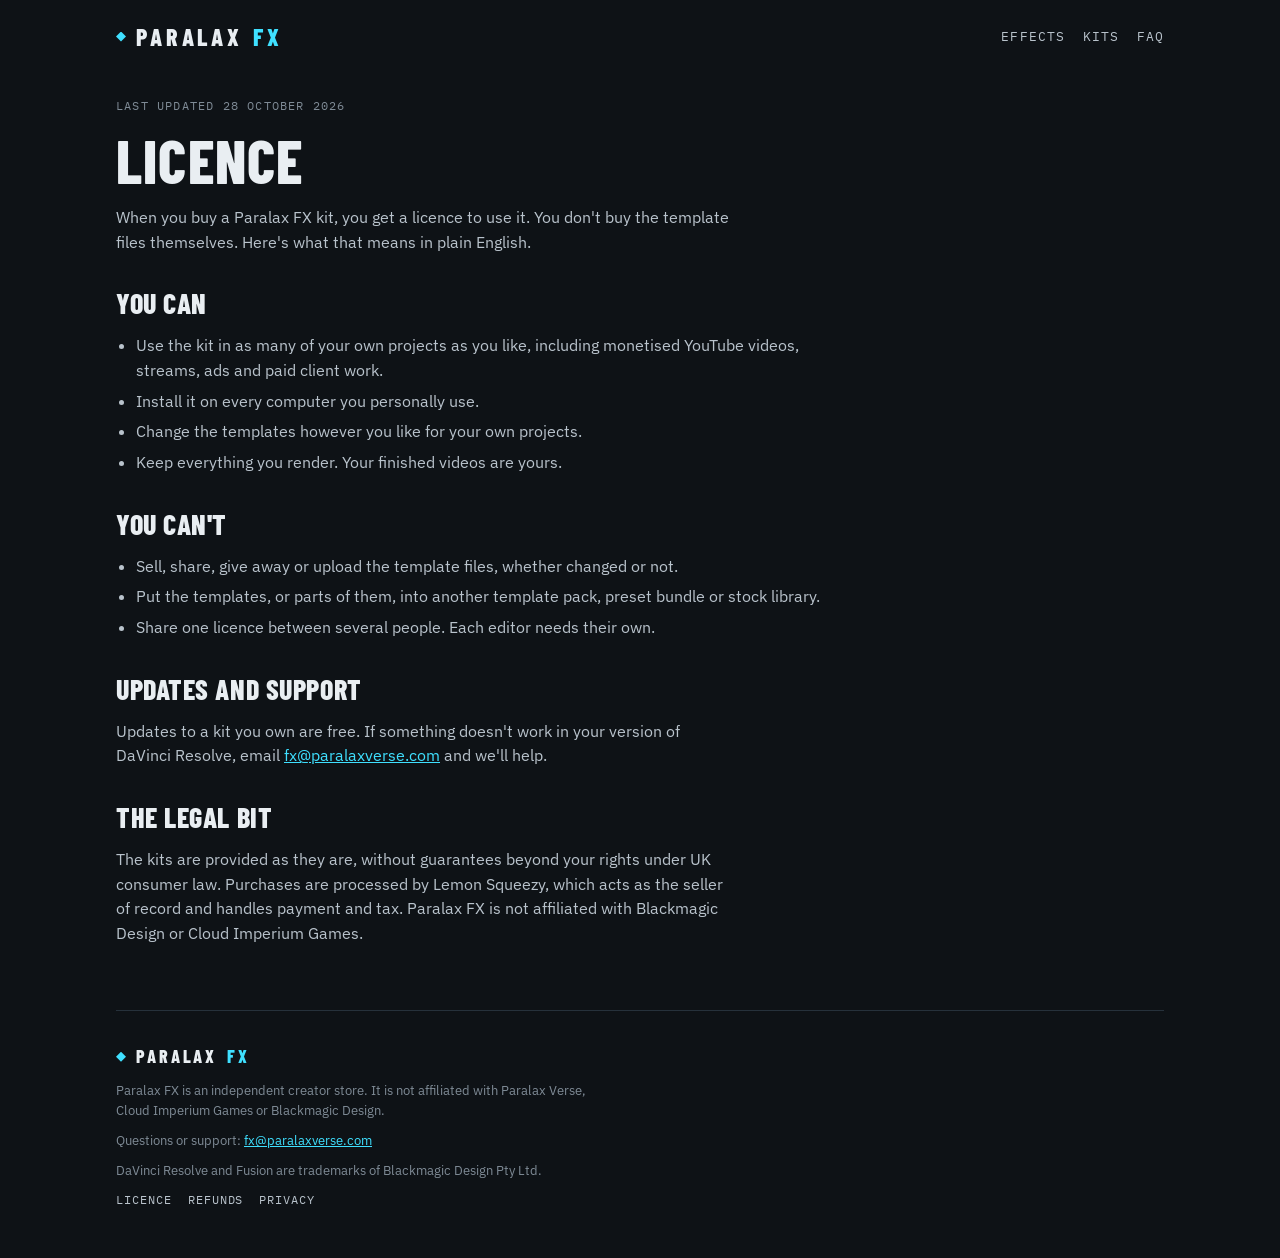
<file: licence.html>
<!doctype html>
<html lang="en-GB">
<head>
<meta charset="utf-8">
<meta name="viewport" content="width=device-width, initial-scale=1, viewport-fit=cover">
<title>Licence — Paralax FX</title>
<meta name="description" content="What you can and can't do with Paralax FX kits.">
<link rel="icon" href="/assets/favicon.svg" type="image/svg+xml">
<meta property="og:title" content="Licence — Paralax FX">
<meta property="og:description" content="What you can and can't do with Paralax FX kits.">
<meta property="og:image" content="https://fx.paralaxverse.com/assets/share.png">
<meta property="og:url" content="https://fx.paralaxverse.com/licence">
<meta name="twitter:card" content="summary_large_image">
<meta name="theme-color" content="#0E1216">
<link rel="preconnect" href="https://fonts.googleapis.com">
<link rel="preconnect" href="https://fonts.gstatic.com" crossorigin>
<link rel="stylesheet" href="https://fonts.googleapis.com/css2?family=Barlow+Condensed:wght@600;700;800&family=IBM+Plex+Mono:wght@400;500&family=IBM+Plex+Sans:wght@400;500;600&display=swap">
<link rel="stylesheet" href="/css/site.css">
</head>
<body>
<div class="wrap">
  <header class="top">
    <a class="brand" href="/"><i></i>PARALAX <span>FX</span></a>
    <nav aria-label="Sections"><a href="/#effects">Effects</a><a href="/#kits">Kits</a><a href="/#faq">FAQ</a></nav>
  </header>

  <main class="doc">
    <div class="updated">Last updated 28 October 2026</div>
    <h1>Licence</h1>
    <p>When you buy a Paralax FX kit, you get a licence to use it. You don't buy the template files themselves. Here's what that means in plain English.</p>
    <h2>You can</h2>
    <ul>
      <li>Use the kit in as many of your own projects as you like, including monetised YouTube videos, streams, ads and paid client work.</li>
      <li>Install it on every computer you personally use.</li>
      <li>Change the templates however you like for your own projects.</li>
      <li>Keep everything you render. Your finished videos are yours.</li>
    </ul>
    <h2>You can't</h2>
    <ul>
      <li>Sell, share, give away or upload the template files, whether changed or not.</li>
      <li>Put the templates, or parts of them, into another template pack, preset bundle or stock library.</li>
      <li>Share one licence between several people. Each editor needs their own.</li>
    </ul>
    <h2>Updates and support</h2>
    <p>Updates to a kit you own are free. If something doesn't work in your version of DaVinci Resolve, email <a href="mailto:fx@paralaxverse.com">fx@paralaxverse.com</a> and we'll help.</p>
    <h2>The legal bit</h2>
    <p>The kits are provided as they are, without guarantees beyond your rights under UK consumer law. Purchases are processed by Lemon Squeezy, which acts as the seller of record and handles payment and tax. Paralax FX is not affiliated with Blackmagic Design or Cloud Imperium Games.</p>
  </main>
  <footer>
    <a class="brand" href="/"><i></i>PARALAX <span>FX</span></a>
    <p>Paralax FX is an independent creator store. It is not affiliated with Paralax Verse, Cloud Imperium Games or Blackmagic Design.</p>
    <p>Questions or support: <a href="mailto:fx@paralaxverse.com">fx@paralaxverse.com</a></p>
    <p>DaVinci Resolve and Fusion are trademarks of Blackmagic Design Pty Ltd.</p>
    <nav aria-label="Policies"><a href="/licence">Licence</a><a href="/refunds">Refunds</a><a href="/privacy">Privacy</a></nav>
  </footer>
</div>

</body>
</html>
</file>
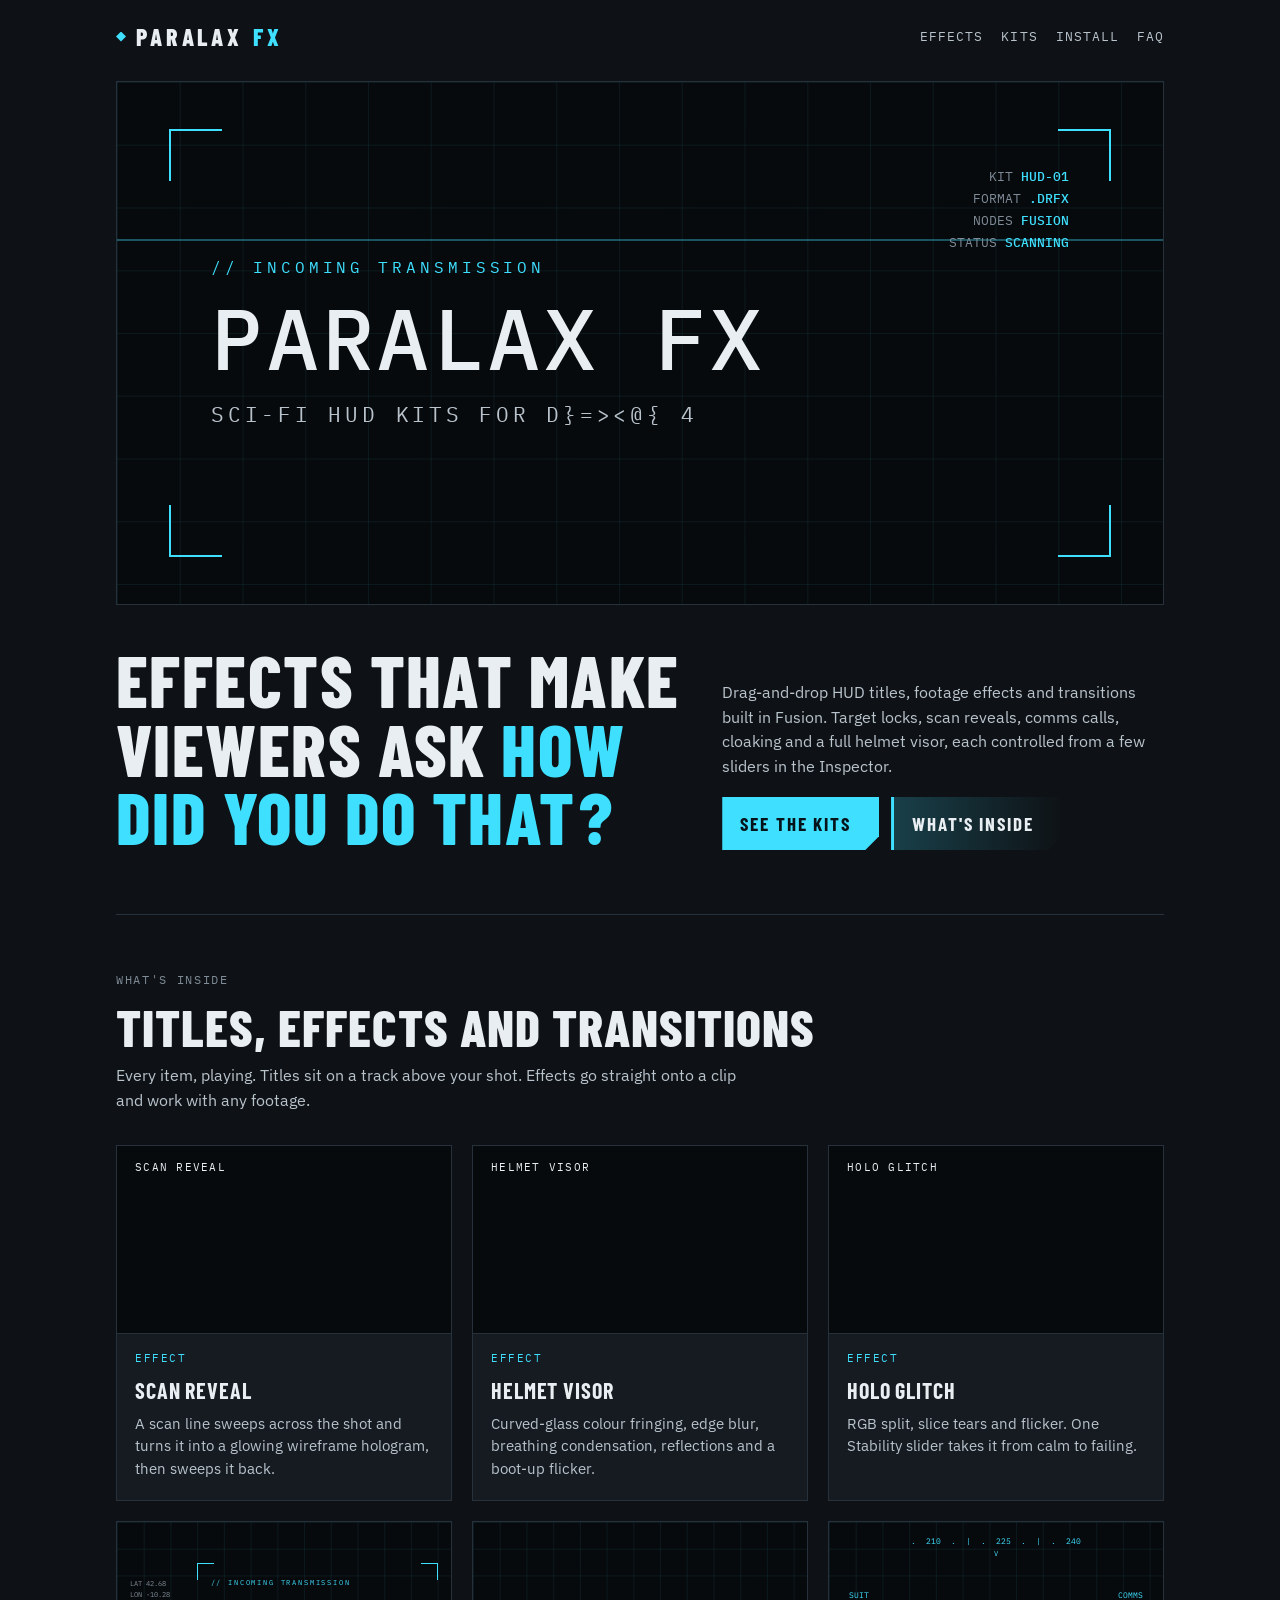
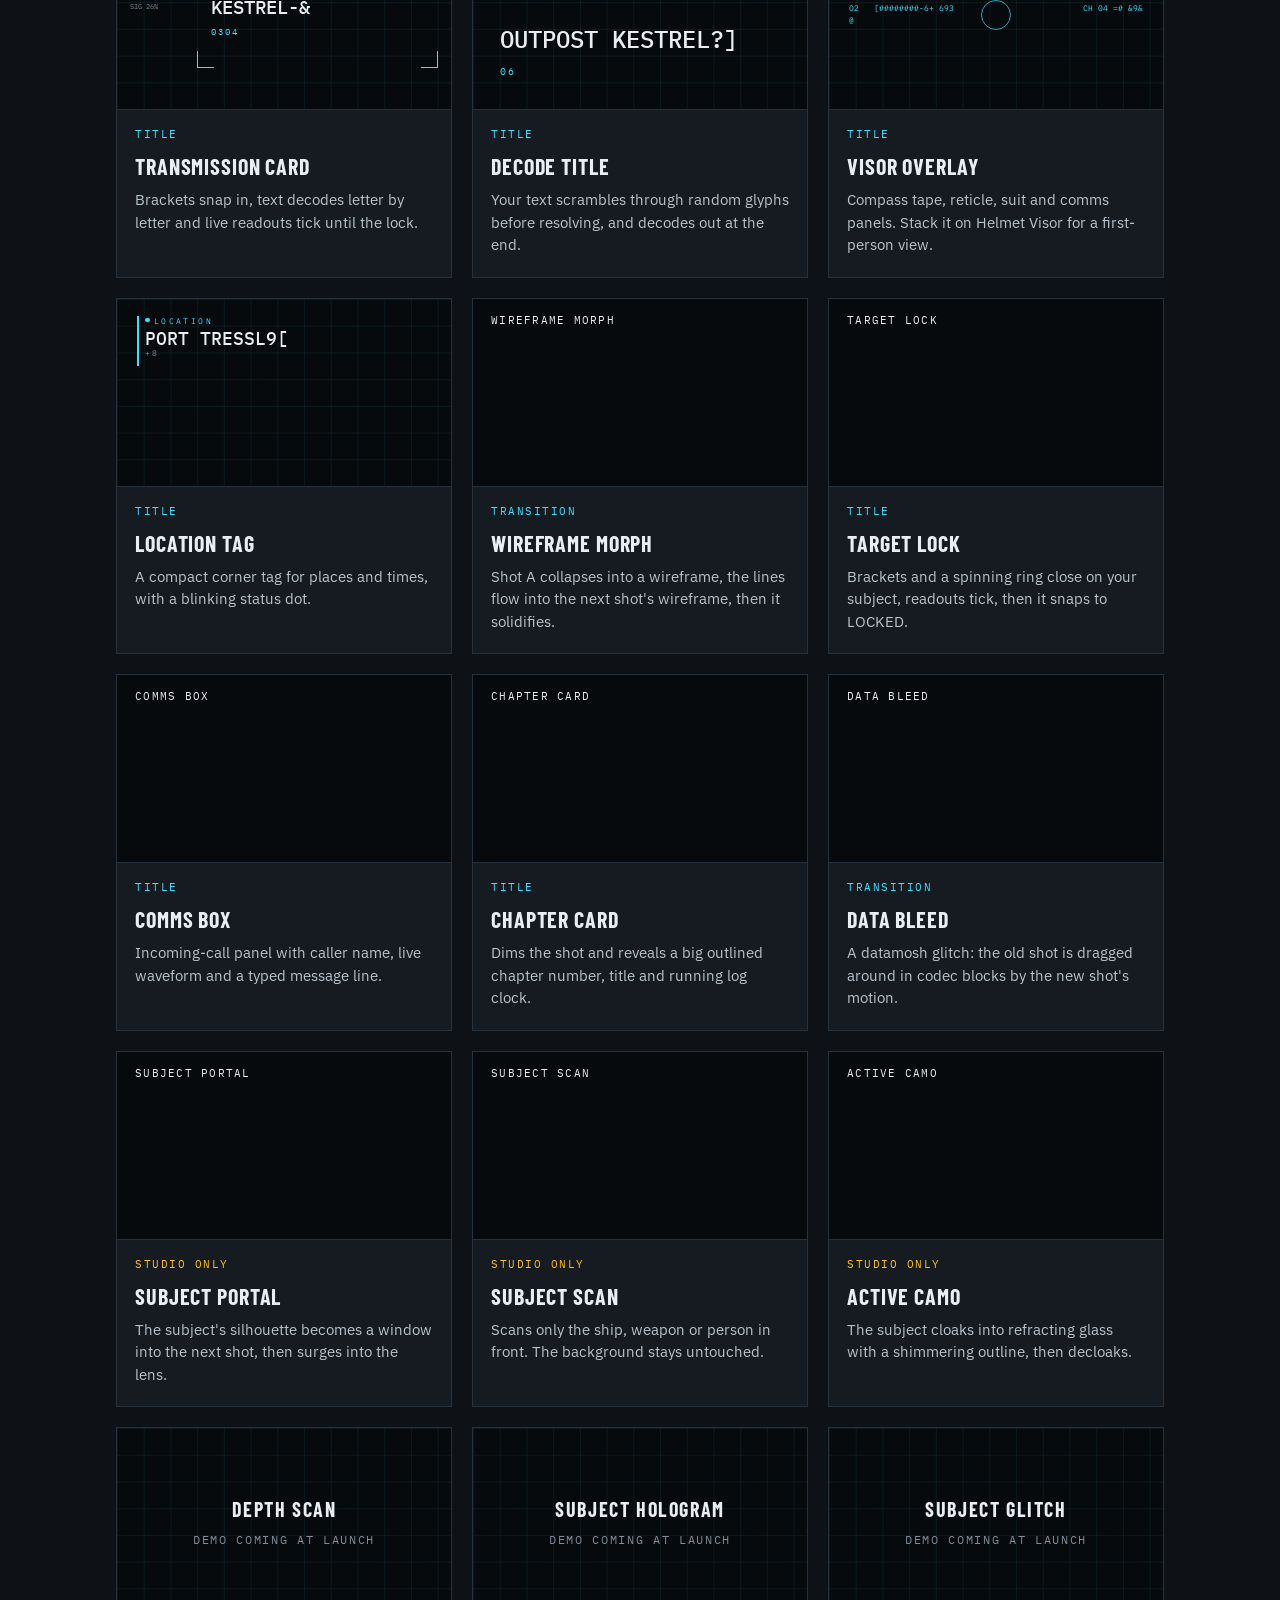
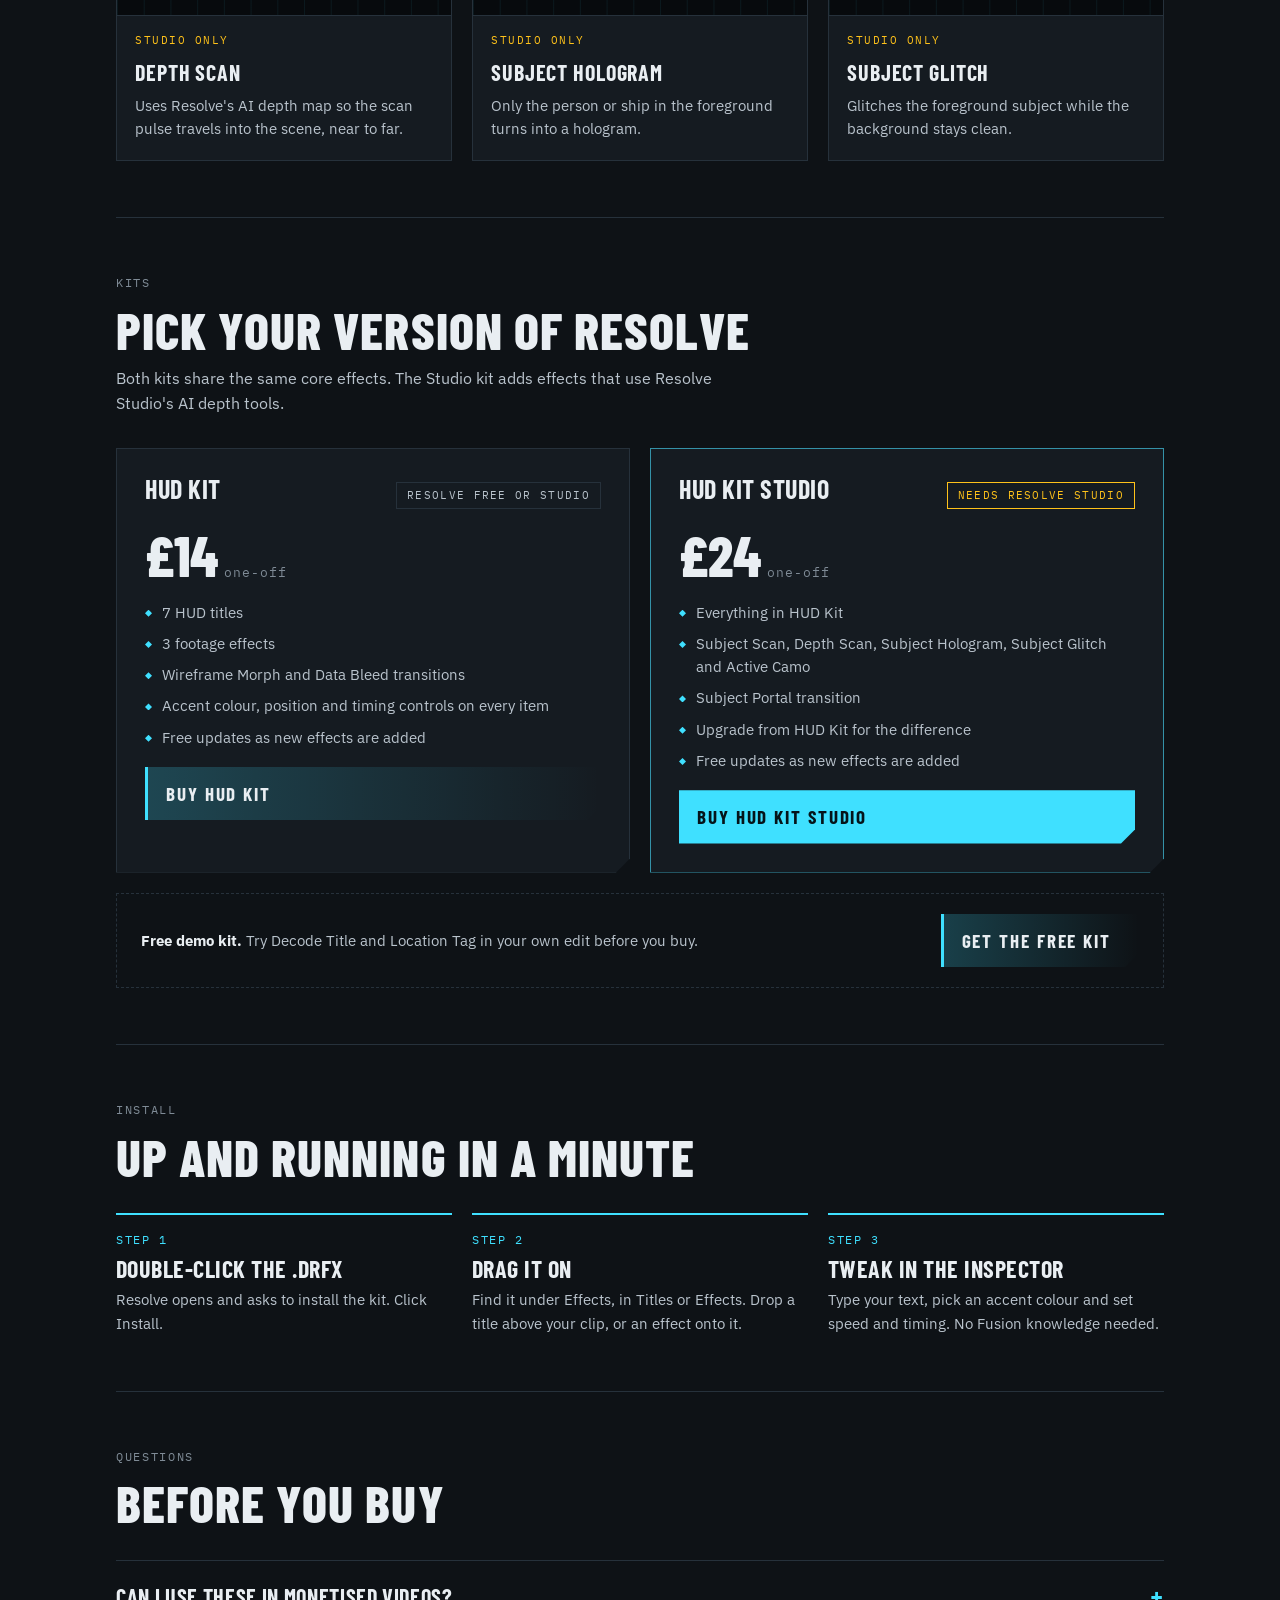
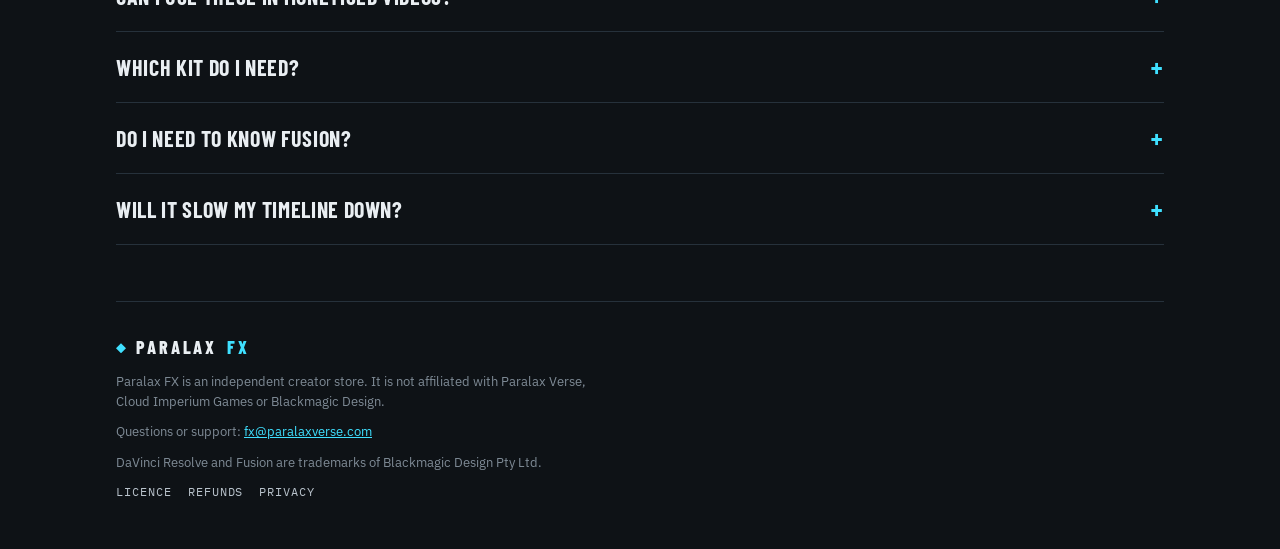
<file: preview-dc52a445.html>
<!doctype html>
<html lang="en-GB">
<head>
<meta charset="utf-8">
<meta name="viewport" content="width=device-width, initial-scale=1, viewport-fit=cover">
<title>Paralax FX — Sci-fi HUD kits for DaVinci Resolve</title>
<meta name="description" content="Sci-fi HUD template kits for DaVinci Resolve: decode titles, scan reveals, holo glitches and helmet visors.">
<link rel="icon" href="/assets/favicon.svg" type="image/svg+xml">
<meta property="og:title" content="Paralax FX">
<meta property="og:description" content="Sci-fi HUD template kits for DaVinci Resolve: decode titles, scan reveals, holo glitches and helmet visors.">
<meta property="og:image" content="https://fx.paralaxverse.com/assets/share.png">
<meta property="og:url" content="https://fx.paralaxverse.com/">
<meta name="twitter:card" content="summary_large_image">
<meta name="theme-color" content="#0E1216">
<meta name="robots" content="noindex, nofollow">
<link rel="preconnect" href="https://fonts.googleapis.com">
<link rel="preconnect" href="https://fonts.gstatic.com" crossorigin>
<link rel="stylesheet" href="https://fonts.googleapis.com/css2?family=Barlow+Condensed:wght@600;700;800&family=IBM+Plex+Mono:wght@400;500&family=IBM+Plex+Sans:wght@400;500;600&display=swap">
<link rel="stylesheet" href="/css/site.css">
</head>
<body>
<div class="wrap">
  <header class="top">
    <a class="brand" href="/"><i></i>PARALAX <span>FX</span></a>
    <nav aria-label="Sections"><a href="#effects">Effects</a><a href="#kits">Kits</a><a href="#install">Install</a><a href="#faq">FAQ</a></nav>
  </header>

  <div class="screen" id="top" role="img" aria-label="Animated HUD title reading Paralax FX">
    <div class="grid"></div>
    <div class="brk tl"></div><div class="brk tr"></div><div class="brk bl"></div><div class="brk br"></div>
    <div class="scan"></div>
    <div class="readout" aria-hidden="true">KIT <b>HUD-01</b><br>FORMAT <b>.DRFX</b><br>NODES <b id="nodes">FUSION</b><br>STATUS <b id="status">LOCKED</b></div>
    <div class="hero-copy">
      <div class="tag" data-decode>// INCOMING TRANSMISSION</div>
      <div class="hero-title" data-decode>PARALAX FX</div>
      <div class="hero-sub" data-decode>Sci-fi HUD kits for DaVinci Resolve</div>
    </div>
  </div>

  <div class="intro">
    <h1>Effects that make viewers ask <span>how did you do that?</span></h1>
    <div class="lede">
      <p>Drag-and-drop HUD titles, footage effects and transitions built in Fusion. Target locks, scan reveals, comms calls, cloaking and a full helmet visor, each controlled from a few sliders in the Inspector.</p>
      <div class="actions">
        <a class="btn btn-primary" href="#kits">See the kits</a>
        <a class="btn btn-ghost" href="#effects">What's inside</a>
      </div>
    </div>
  </div>

  <section id="effects">
    <div class="sec-head">
      <div class="eyebrow">What's inside</div>
      <h2>Titles, effects and transitions</h2>
      <p>Every item, playing. Titles sit on a track above your shot. Effects go straight onto a clip and work with any footage.</p>
    </div>
    <div class="fx">
      <article class="card"><div class="media"><span class="chip">Scan Reveal</span><video data-src="media/scan-reveal.mp4" muted loop playsinline preload="none" aria-label="Scan Reveal demo"></video></div><div class="body"><span class="kind">Effect</span><h4>Scan Reveal</h4><p>A scan line sweeps across the shot and turns it into a glowing wireframe hologram, then sweeps it back.</p></div></article>
      <article class="card"><div class="media"><span class="chip">Helmet Visor</span><video data-src="media/helmet-visor.mp4" muted loop playsinline preload="none" aria-label="Helmet Visor demo"></video></div><div class="body"><span class="kind">Effect</span><h4>Helmet Visor</h4><p>Curved-glass colour fringing, edge blur, breathing condensation, reflections and a boot-up flicker.</p></div></article>
      <article class="card"><div class="media"><span class="chip">Holo Glitch</span><video data-src="media/holo-glitch.mp4" muted loop playsinline preload="none" aria-label="Holo Glitch demo"></video></div><div class="body"><span class="kind">Effect</span><h4>Holo Glitch</h4><p>RGB split, slice tears and flicker. One Stability slider takes it from calm to failing.</p></div></article>
      <article class="card"><div class="media" data-demo><div class="grid"></div>
  <div class="mini-brk" style="left:24%;top:22%;width:5cqw;height:5cqw;border-right:0;border-bottom:0"></div>
  <div class="mini-brk" style="right:4%;top:22%;width:5cqw;height:5cqw;border-left:0;border-bottom:0"></div>
  <div class="mini-brk" style="left:24%;bottom:22%;width:5cqw;height:5cqw;border-right:0;border-top:0"></div>
  <div class="mini-brk" style="right:4%;bottom:22%;width:5cqw;height:5cqw;border-left:0;border-top:0"></div>
  <div class="live c-acc" style="left:28%;top:30%;font-size:2.2cqw;letter-spacing:.25em" data-d="2,1">// INCOMING TRANSMISSION</div>
  <div class="live c-text" style="left:28%;top:40%;font-size:5.6cqw;font-weight:500" data-d="14,2">KESTREL-7</div>
  <div class="live c-acc" style="left:28%;top:56%;font-size:2.6cqw;letter-spacing:.25em" data-d="34,1">SECTOR 4 // DAY 12</div>
  <div class="live c-mut" style="left:4%;top:30%;font-size:2cqw;line-height:1.7" data-readout></div></div><div class="body"><span class="kind">Title</span><h4>Transmission Card</h4><p>Brackets snap in, text decodes letter by letter and live readouts tick until the lock.</p></div></article>
      <article class="card"><div class="media" data-demo><div class="grid"></div>
  <div class="live c-text" style="left:8%;bottom:30%;font-size:7.2cqw;font-weight:500" data-d="0,2">OUTPOST KESTREL-7</div>
  <div class="live" style="left:8%;bottom:26.5%;height:.5cqw;width:0;background:var(--accent)" data-bar="40"></div>
  <div class="live c-acc" style="left:8%;bottom:17%;font-size:3cqw;letter-spacing:.25em" data-d="36,1">SECTOR 4 // DAY 12</div></div><div class="body"><span class="kind">Title</span><h4>Decode Title</h4><p>Your text scrambles through random glyphs before resolving, and decodes out at the end.</p></div></article>
      <article class="card"><div class="media" data-demo><div class="grid"></div>
  <div class="live c-acc" style="left:50%;top:8%;transform:translateX(-50%);font-size:2.4cqw" data-compass></div>
  <div class="live c-acc" style="left:50%;top:15%;transform:translateX(-50%);font-size:2cqw">V</div>
  <div class="live" style="left:50%;top:50%;width:9cqw;height:9cqw;transform:translate(-50%,-50%);border:1.5px solid var(--accent);border-radius:50%;opacity:.7"></div>
  <div class="live c-acc" style="left:6%;top:36%;font-size:2.3cqw;line-height:1.6" data-d="10,1">SUIT\nO2   [########--] 81%\nTEMP [#####-----] 55%\nPWR  [#########-] 91%</div>
  <div class="live c-acc" style="right:6%;top:36%;font-size:2.3cqw;line-height:1.6;text-align:right" data-d="20,1">COMMS\nCH 02 // CREW\nSIGNAL STRONG</div>
  <div class="live c-acc" style="left:50%;bottom:9%;transform:translateX(-50%);font-size:2.2cqw;letter-spacing:.2em" data-d="40,1">SUIT SYSTEMS NOMINAL</div></div><div class="body"><span class="kind">Title</span><h4>Visor Overlay</h4><p>Compass tape, reticle, suit and comms panels. Stack it on Helmet Visor for a first-person view.</p></div></article>
      <article class="card"><div class="media" data-demo><div class="grid"></div>
  <div class="live" style="left:6%;top:9%;width:.5cqw;height:15cqw;background:var(--accent)"></div>
  <div class="live" style="left:8.5%;top:10%;width:1.4cqw;height:1.4cqw;background:var(--accent);border-radius:50%" data-blink></div>
  <div class="live c-acc" style="left:11%;top:9.4%;font-size:2.4cqw;letter-spacing:.3em" data-d="2,1">LOCATION</div>
  <div class="live c-text" style="left:8.5%;top:16%;font-size:5.4cqw;font-weight:500" data-d="12,2">PORT TRESSLER</div>
  <div class="live c-mut" style="left:8.5%;top:27%;font-size:2.4cqw;letter-spacing:.2em" data-d="40,1">ORBIT // 14:32 SET</div></div><div class="body"><span class="kind">Title</span><h4>Location Tag</h4><p>A compact corner tag for places and times, with a blinking status dot.</p></div></article>
      <article class="card"><div class="media"><span class="chip">Wireframe Morph</span><video data-src="media/wireframe-morph.mp4" muted loop playsinline preload="none" aria-label="Wireframe Morph demo"></video></div><div class="body"><span class="kind">Transition</span><h4>Wireframe Morph</h4><p>Shot A collapses into a wireframe, the lines flow into the next shot's wireframe, then it solidifies.</p></div></article>
      <article class="card"><div class="media"><span class="chip">Target Lock</span><video data-src="media/target-lock.mp4" muted loop playsinline preload="none" aria-label="Target Lock demo"></video></div><div class="body"><span class="kind">Title</span><h4>Target Lock</h4><p>Brackets and a spinning ring close on your subject, readouts tick, then it snaps to LOCKED.</p></div></article>
      <article class="card"><div class="media"><span class="chip">Comms Box</span><video data-src="media/comms-box.mp4" muted loop playsinline preload="none" aria-label="Comms Box demo"></video></div><div class="body"><span class="kind">Title</span><h4>Comms Box</h4><p>Incoming-call panel with caller name, live waveform and a typed message line.</p></div></article>
      <article class="card"><div class="media"><span class="chip">Chapter Card</span><video data-src="media/chapter-card.mp4" muted loop playsinline preload="none" aria-label="Chapter Card demo"></video></div><div class="body"><span class="kind">Title</span><h4>Chapter Card</h4><p>Dims the shot and reveals a big outlined chapter number, title and running log clock.</p></div></article>
      <article class="card"><div class="media"><span class="chip">Data Bleed</span><video data-src="media/data-bleed.mp4" muted loop playsinline preload="none" aria-label="Data Bleed demo"></video></div><div class="body"><span class="kind">Transition</span><h4>Data Bleed</h4><p>A datamosh glitch: the old shot is dragged around in codec blocks by the new shot's motion.</p></div></article>
      <article class="card"><div class="media"><span class="chip">Subject Portal</span><video data-src="media/subject-portal.mp4" muted loop playsinline preload="none" aria-label="Subject Portal demo"></video></div><div class="body"><span class="kind studio">Studio only</span><h4>Subject Portal</h4><p>The subject's silhouette becomes a window into the next shot, then surges into the lens.</p></div></article>
      <article class="card"><div class="media"><span class="chip">Subject Scan</span><video data-src="media/subject-scan.mp4" muted loop playsinline preload="none" aria-label="Subject Scan demo"></video></div><div class="body"><span class="kind studio">Studio only</span><h4>Subject Scan</h4><p>Scans only the ship, weapon or person in front. The background stays untouched.</p></div></article>
      <article class="card"><div class="media"><span class="chip">Active Camo</span><video data-src="media/active-camo.mp4" muted loop playsinline preload="none" aria-label="Active Camo demo"></video></div><div class="body"><span class="kind studio">Studio only</span><h4>Active Camo</h4><p>The subject cloaks into refracting glass with a shimmering outline, then decloaks.</p></div></article>
      <article class="card"><div class="media"><div class="grid"></div><div class="soon"><b>Depth Scan</b>Demo coming at launch</div></div><div class="body"><span class="kind studio">Studio only</span><h4>Depth Scan</h4><p>Uses Resolve's AI depth map so the scan pulse travels into the scene, near to far.</p></div></article>
      <article class="card"><div class="media"><div class="grid"></div><div class="soon"><b>Subject Hologram</b>Demo coming at launch</div></div><div class="body"><span class="kind studio">Studio only</span><h4>Subject Hologram</h4><p>Only the person or ship in the foreground turns into a hologram.</p></div></article>
      <article class="card"><div class="media"><div class="grid"></div><div class="soon"><b>Subject Glitch</b>Demo coming at launch</div></div><div class="body"><span class="kind studio">Studio only</span><h4>Subject Glitch</h4><p>Glitches the foreground subject while the background stays clean.</p></div></article>
    </div>
  </section>

  <section id="kits">
    <div class="sec-head">
      <div class="eyebrow">Kits</div>
      <h2>Pick your version of Resolve</h2>
      <p>Both kits share the same core effects. The Studio kit adds effects that use Resolve Studio's AI depth tools.</p>
    </div>
    <div class="kits">
      <article class="kit">
        <div class="kit-top"><h3>HUD Kit</h3><span class="pill">Resolve free or Studio</span></div>
        <div class="price">£14<small>one-off</small></div>
        <ul>
          <li>7 HUD titles</li>
          <li>3 footage effects</li>
          <li>Wireframe Morph and Data Bleed transitions</li>
          <li>Accent colour, position and timing controls on every item</li>
          <li>Free updates as new effects are added</li>
        </ul>
        <a class="btn btn-ghost" href="#notify" data-buy="kit" data-label="Buy HUD Kit">Launching soon</a>
      </article>
      <article class="kit pro">
        <div class="kit-top"><h3>HUD Kit Studio</h3><span class="pill req">Needs Resolve Studio</span></div>
        <div class="price">£24<small>one-off</small></div>
        <ul>
          <li>Everything in HUD Kit</li>
          <li>Subject Scan, Depth Scan, Subject Hologram, Subject Glitch and Active Camo</li>
          <li>Subject Portal transition</li>
          <li>Upgrade from HUD Kit for the difference</li>
          <li>Free updates as new effects are added</li>
        </ul>
        <a class="btn btn-primary" href="#notify" data-buy="studio" data-label="Buy HUD Kit Studio">Launching soon</a>
      </article>
    </div>
    <div class="demo" id="notify">
      <p><strong style="color:var(--text)">Free demo kit.</strong> Try Decode Title and Location Tag in your own edit before you buy.</p>
      <a class="btn btn-ghost" href="#notify" data-buy="demo" data-label="Get the free kit">Coming at launch</a>
    </div>
  </section>

  <section id="install">
    <div class="sec-head">
      <div class="eyebrow">Install</div>
      <h2>Up and running in a minute</h2>
    </div>
    <div class="steps">
      <div class="step"><h3>Double-click the .drfx</h3><p>Resolve opens and asks to install the kit. Click Install.</p></div>
      <div class="step"><h3>Drag it on</h3><p>Find it under Effects, in Titles or Effects. Drop a title above your clip, or an effect onto it.</p></div>
      <div class="step"><h3>Tweak in the Inspector</h3><p>Type your text, pick an accent colour and set speed and timing. No Fusion knowledge needed.</p></div>
    </div>
  </section>

  <section id="faq">
    <div class="sec-head"><div class="eyebrow">Questions</div><h2>Before you buy</h2></div>
    <div class="faq">
      <details><summary>Can I use these in monetised videos?</summary><p>Yes. Use them in as many of your own videos as you like, including monetised and client work. You just can't resell or share the template files themselves.</p></details>
      <details><summary>Which kit do I need?</summary><p>If you use the free version of DaVinci Resolve, get HUD Kit. If you own Resolve Studio, HUD Kit Studio adds the AI depth effects on top.</p></details>
      <details><summary>Do I need to know Fusion?</summary><p>No. Titles and effects are drag and drop with controls in the Inspector. The two 3D scenes are pasted onto the Fusion page, and the included guide shows you where to plug your clips in.</p></details>
      <details><summary>Will it slow my timeline down?</summary><p>The footage effects are heavier than plain titles. If playback stutters, use Render Cache or Render in Place while you edit.</p></details>
    </div>
  </section>

  <footer>
    <a class="brand" href="/"><i></i>PARALAX <span>FX</span></a>
    <p>Paralax FX is an independent creator store. It is not affiliated with Paralax Verse, Cloud Imperium Games or Blackmagic Design.</p>
    <p>Questions or support: <a href="mailto:fx@paralaxverse.com">fx@paralaxverse.com</a></p>
    <p>DaVinci Resolve and Fusion are trademarks of Blackmagic Design Pty Ltd.</p>
    <nav aria-label="Policies"><a href="/licence">Licence</a><a href="/refunds">Refunds</a><a href="/privacy">Privacy</a></nav>
  </footer>
</div>

<script src="/js/site.js"></script>
</body>
</html>
</file>
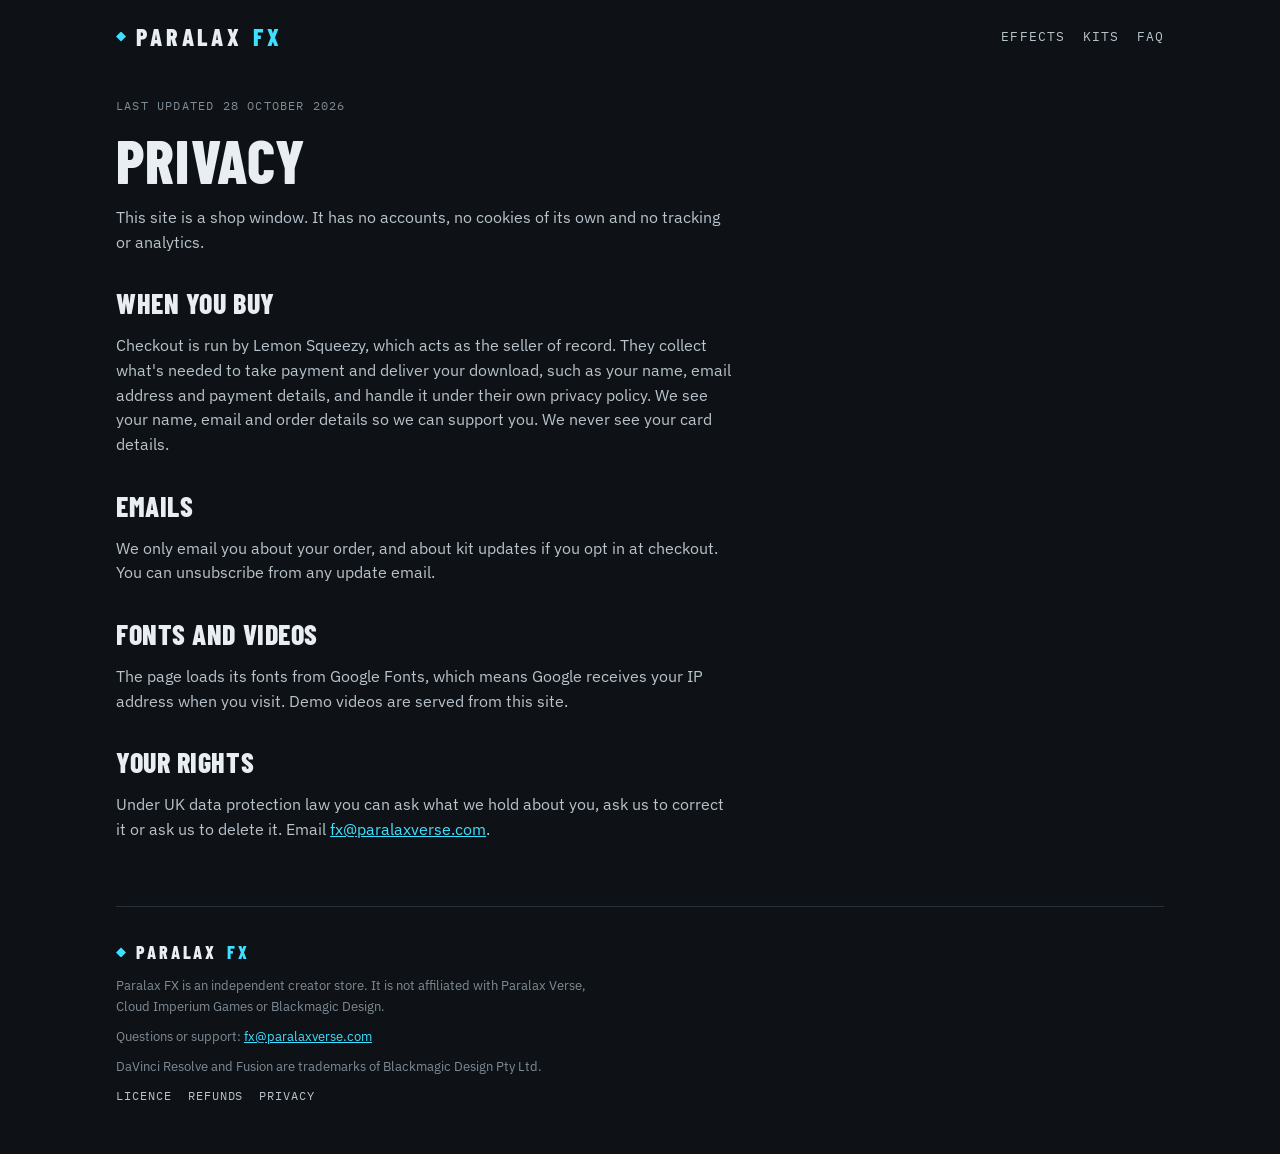
<file: privacy.html>
<!doctype html>
<html lang="en-GB">
<head>
<meta charset="utf-8">
<meta name="viewport" content="width=device-width, initial-scale=1, viewport-fit=cover">
<title>Privacy — Paralax FX</title>
<meta name="description" content="How Paralax FX handles your information.">
<link rel="icon" href="/assets/favicon.svg" type="image/svg+xml">
<meta property="og:title" content="Privacy — Paralax FX">
<meta property="og:description" content="How Paralax FX handles your information.">
<meta property="og:image" content="https://fx.paralaxverse.com/assets/share.png">
<meta property="og:url" content="https://fx.paralaxverse.com/privacy">
<meta name="twitter:card" content="summary_large_image">
<meta name="theme-color" content="#0E1216">
<link rel="preconnect" href="https://fonts.googleapis.com">
<link rel="preconnect" href="https://fonts.gstatic.com" crossorigin>
<link rel="stylesheet" href="https://fonts.googleapis.com/css2?family=Barlow+Condensed:wght@600;700;800&family=IBM+Plex+Mono:wght@400;500&family=IBM+Plex+Sans:wght@400;500;600&display=swap">
<link rel="stylesheet" href="/css/site.css">
</head>
<body>
<div class="wrap">
  <header class="top">
    <a class="brand" href="/"><i></i>PARALAX <span>FX</span></a>
    <nav aria-label="Sections"><a href="/#effects">Effects</a><a href="/#kits">Kits</a><a href="/#faq">FAQ</a></nav>
  </header>

  <main class="doc">
    <div class="updated">Last updated 28 October 2026</div>
    <h1>Privacy</h1>
    <p>This site is a shop window. It has no accounts, no cookies of its own and no tracking or analytics.</p>
    <h2>When you buy</h2>
    <p>Checkout is run by Lemon Squeezy, which acts as the seller of record. They collect what's needed to take payment and deliver your download, such as your name, email address and payment details, and handle it under their own privacy policy. We see your name, email and order details so we can support you. We never see your card details.</p>
    <h2>Emails</h2>
    <p>We only email you about your order, and about kit updates if you opt in at checkout. You can unsubscribe from any update email.</p>
    <h2>Fonts and videos</h2>
    <p>The page loads its fonts from Google Fonts, which means Google receives your IP address when you visit. Demo videos are served from this site.</p>
    <h2>Your rights</h2>
    <p>Under UK data protection law you can ask what we hold about you, ask us to correct it or ask us to delete it. Email <a href="mailto:fx@paralaxverse.com">fx@paralaxverse.com</a>.</p>
  </main>
  <footer>
    <a class="brand" href="/"><i></i>PARALAX <span>FX</span></a>
    <p>Paralax FX is an independent creator store. It is not affiliated with Paralax Verse, Cloud Imperium Games or Blackmagic Design.</p>
    <p>Questions or support: <a href="mailto:fx@paralaxverse.com">fx@paralaxverse.com</a></p>
    <p>DaVinci Resolve and Fusion are trademarks of Blackmagic Design Pty Ltd.</p>
    <nav aria-label="Policies"><a href="/licence">Licence</a><a href="/refunds">Refunds</a><a href="/privacy">Privacy</a></nav>
  </footer>
</div>

</body>
</html>
</file>
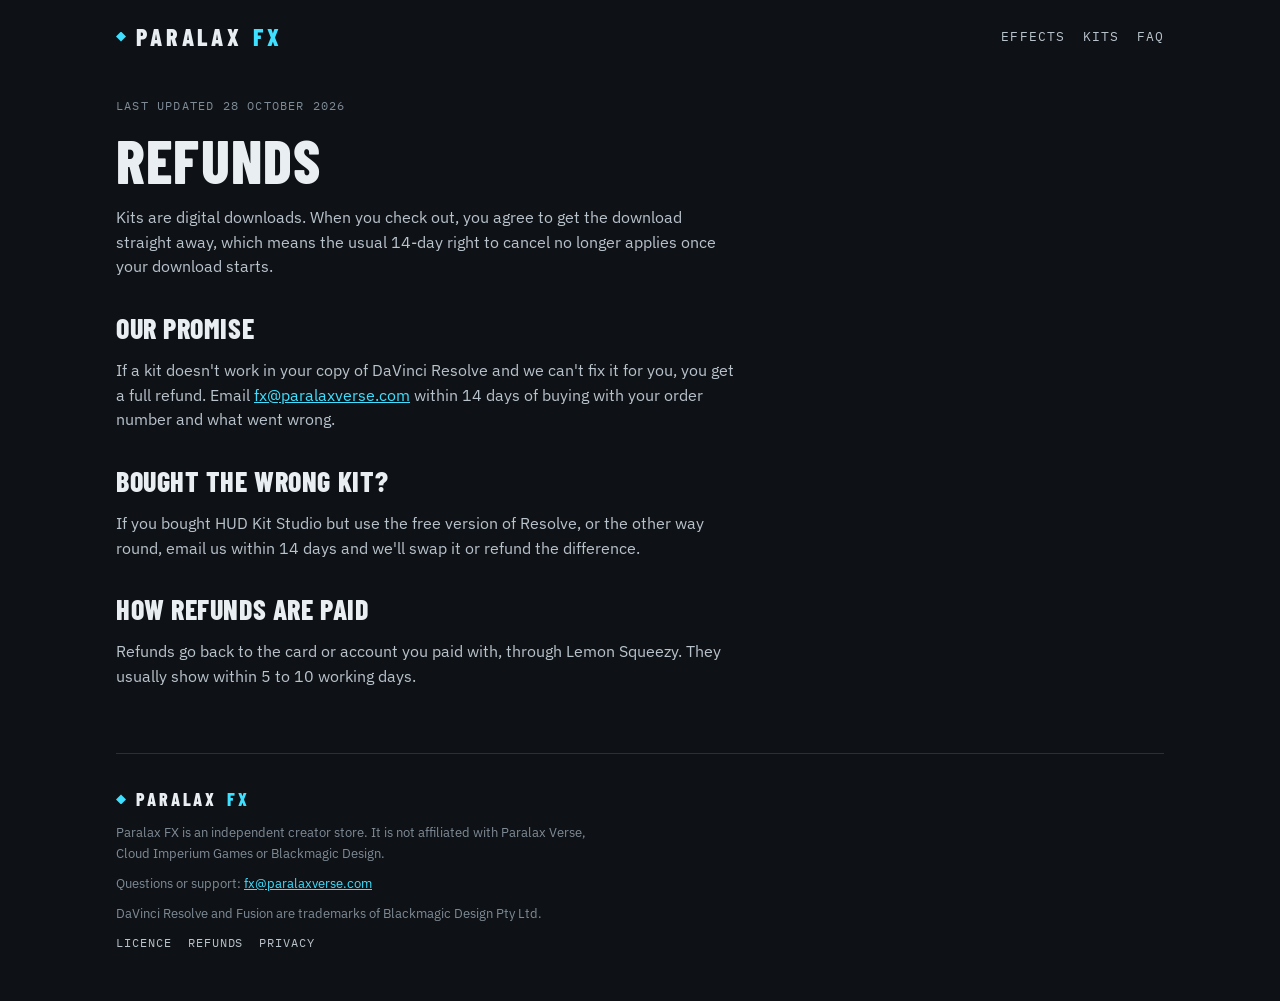
<file: refunds.html>
<!doctype html>
<html lang="en-GB">
<head>
<meta charset="utf-8">
<meta name="viewport" content="width=device-width, initial-scale=1, viewport-fit=cover">
<title>Refunds — Paralax FX</title>
<meta name="description" content="Refund policy for Paralax FX kits.">
<link rel="icon" href="/assets/favicon.svg" type="image/svg+xml">
<meta property="og:title" content="Refunds — Paralax FX">
<meta property="og:description" content="Refund policy for Paralax FX kits.">
<meta property="og:image" content="https://fx.paralaxverse.com/assets/share.png">
<meta property="og:url" content="https://fx.paralaxverse.com/refunds">
<meta name="twitter:card" content="summary_large_image">
<meta name="theme-color" content="#0E1216">
<link rel="preconnect" href="https://fonts.googleapis.com">
<link rel="preconnect" href="https://fonts.gstatic.com" crossorigin>
<link rel="stylesheet" href="https://fonts.googleapis.com/css2?family=Barlow+Condensed:wght@600;700;800&family=IBM+Plex+Mono:wght@400;500&family=IBM+Plex+Sans:wght@400;500;600&display=swap">
<link rel="stylesheet" href="/css/site.css">
</head>
<body>
<div class="wrap">
  <header class="top">
    <a class="brand" href="/"><i></i>PARALAX <span>FX</span></a>
    <nav aria-label="Sections"><a href="/#effects">Effects</a><a href="/#kits">Kits</a><a href="/#faq">FAQ</a></nav>
  </header>

  <main class="doc">
    <div class="updated">Last updated 28 October 2026</div>
    <h1>Refunds</h1>
    <p>Kits are digital downloads. When you check out, you agree to get the download straight away, which means the usual 14-day right to cancel no longer applies once your download starts.</p>
    <h2>Our promise</h2>
    <p>If a kit doesn't work in your copy of DaVinci Resolve and we can't fix it for you, you get a full refund. Email <a href="mailto:fx@paralaxverse.com">fx@paralaxverse.com</a> within 14 days of buying with your order number and what went wrong.</p>
    <h2>Bought the wrong kit?</h2>
    <p>If you bought HUD Kit Studio but use the free version of Resolve, or the other way round, email us within 14 days and we'll swap it or refund the difference.</p>
    <h2>How refunds are paid</h2>
    <p>Refunds go back to the card or account you paid with, through Lemon Squeezy. They usually show within 5 to 10 working days.</p>
  </main>
  <footer>
    <a class="brand" href="/"><i></i>PARALAX <span>FX</span></a>
    <p>Paralax FX is an independent creator store. It is not affiliated with Paralax Verse, Cloud Imperium Games or Blackmagic Design.</p>
    <p>Questions or support: <a href="mailto:fx@paralaxverse.com">fx@paralaxverse.com</a></p>
    <p>DaVinci Resolve and Fusion are trademarks of Blackmagic Design Pty Ltd.</p>
    <nav aria-label="Policies"><a href="/licence">Licence</a><a href="/refunds">Refunds</a><a href="/privacy">Privacy</a></nav>
  </footer>
</div>

</body>
</html>
</file>
<file: css/site.css>
/* Layout: one cinematic column; a live HUD "screen" opens the page, then kits, then install, then FAQ.
   Single dark look on purpose: it is a HUD shop, sibling to Paralax Verse but cyan instead of yellow. */
:root{
  --bg:#0E1216; --panel:#151B21; --line:#26313B; --screen:#070A0D;
  --text:#E9EEF2; --body:#B9C3CC; --muted:#7F8B96;
  --accent:#3FE0FF; --on-accent:#05141A; --warm:#FFC21A;
  --f-display:'Barlow Condensed','Arial Narrow',sans-serif;
  --f-body:'IBM Plex Sans',system-ui,-apple-system,'Segoe UI',sans-serif;
  --f-mono:'IBM Plex Mono',ui-monospace,Menlo,Consolas,monospace;
  --cut:polygon(0 0,100% 0,100% calc(100% - 14px),calc(100% - 14px) 100%,0 100%);
  --glow:linear-gradient(90deg,color-mix(in srgb,var(--accent) 22%,transparent),transparent);
  color-scheme:dark;
}
*{box-sizing:border-box}
body{background:var(--bg);color:var(--body);font-family:var(--f-body);font-size:16px;line-height:1.55;-webkit-font-smoothing:antialiased;margin:0}
.wrap{max-width:1080px;margin:0 auto;padding-left:max(16px,env(safe-area-inset-left,0px));padding-right:max(16px,env(safe-area-inset-right,0px))}
a{color:var(--accent)}
:focus-visible{outline:2px solid var(--accent);outline-offset:3px}
.eyebrow{font-family:var(--f-mono);font-size:12px;letter-spacing:.14em;text-transform:uppercase;color:var(--muted)}
h1,h2,h3{font-family:var(--f-display);color:var(--text);text-transform:uppercase;line-height:.95;margin:0;text-wrap:balance;letter-spacing:.02em}
h2{font-size:clamp(34px,6vw,52px);font-weight:800}
h3{font-size:26px;font-weight:700}
p{margin:0;max-width:62ch}

/* top bar */
.top{display:flex;align-items:center;justify-content:space-between;gap:16px;padding-block:18px}
.brand{font-family:var(--f-display);font-weight:800;font-size:24px;letter-spacing:.16em;color:var(--text);text-decoration:none;display:flex;align-items:center;gap:10px}
.brand i{width:10px;height:10px;background:var(--accent);clip-path:polygon(50% 0,100% 50%,50% 100%,0 50%)}
.brand span{color:var(--accent)}
.top nav{display:flex;gap:18px;font-family:var(--f-mono);font-size:13px;letter-spacing:.08em;text-transform:uppercase}
.top nav a{color:var(--body);text-decoration:none}
.top nav a:hover{color:var(--accent)}
@media (max-width:560px){.top nav{display:none}}

/* hero screen */
.screen{position:relative;background:var(--screen);border:1px solid var(--line);aspect-ratio:16/8;max-width:100%;overflow:hidden;container-type:inline-size;margin-top:8px}
@media (max-width:560px){.screen{aspect-ratio:4/3}}
.grid{position:absolute;inset:0;background-image:linear-gradient(color-mix(in srgb,var(--accent) 7%,transparent) 1px,transparent 1px),linear-gradient(90deg,color-mix(in srgb,var(--accent) 7%,transparent) 1px,transparent 1px);background-size:6cqw 6cqw}
.brk{position:absolute;width:5cqw;height:5cqw;border:2px solid var(--accent)}
.brk.tl{left:5%;top:9%;border-right:0;border-bottom:0}.brk.tr{right:5%;top:9%;border-left:0;border-bottom:0}
.brk.bl{left:5%;bottom:9%;border-right:0;border-top:0}.brk.br{right:5%;bottom:9%;border-left:0;border-top:0}
.scan{position:absolute;left:0;right:0;height:2px;background:var(--accent);opacity:.35;top:30%;animation:scan 5s linear infinite}
@keyframes scan{from{top:-2%}to{top:102%}}
.hero-copy{position:absolute;left:9%;top:50%;transform:translateY(-50%);right:9%;display:grid;gap:1.6cqw}
.tag{font-family:var(--f-mono);font-size:max(11px,1.5cqw);letter-spacing:.25em;color:var(--accent)}
.hero-title{font-family:var(--f-mono);font-weight:500;color:var(--text);font-size:clamp(30px,8.2cqw,88px);line-height:1;letter-spacing:.04em;white-space:nowrap}
.hero-sub{font-family:var(--f-mono);font-size:max(12px,2cqw);letter-spacing:.18em;color:var(--body);text-transform:uppercase}
.readout{position:absolute;right:9%;top:16%;text-align:right;font-family:var(--f-mono);font-size:max(10px,1.25cqw);line-height:1.7;color:var(--muted);font-variant-numeric:tabular-nums}
.readout b{color:var(--accent);font-weight:500}
@media (max-width:560px){.readout{display:none}}

.intro{display:grid;grid-template-columns:minmax(0,1.3fr) minmax(0,1fr);gap:32px;align-items:end;padding-block:40px 64px}
.intro h1{font-size:clamp(40px,7vw,72px);font-weight:800}
.intro h1 span{color:var(--accent)}
.intro .lede{display:grid;gap:18px}
@media (max-width:760px){.intro{grid-template-columns:1fr;gap:20px}}

.btn{display:inline-flex;align-items:center;gap:10px;font-family:var(--f-display);font-weight:700;font-size:19px;letter-spacing:.1em;text-transform:uppercase;text-decoration:none;padding:12px 28px 12px 18px;clip-path:var(--cut);border:0;cursor:pointer}
.btn-primary{background:var(--accent);color:var(--on-accent)}
.btn-ghost{background:var(--glow);color:var(--text);border-left:3px solid var(--accent)}
.btn:hover{filter:brightness(1.12)}
.actions{display:flex;flex-wrap:wrap;gap:12px}

section{padding-block:56px;border-top:1px solid var(--line)}
.sec-head{display:grid;gap:12px;margin-bottom:32px}

/* effect demos */
.fx{display:grid;grid-template-columns:repeat(auto-fill,minmax(min(100%,300px),1fr));gap:20px}
.card{background:var(--panel);border:1px solid var(--line);display:grid;align-content:start}
.card .body{padding:16px 18px 20px;display:grid;gap:6px}
.card h4{margin:0;font-family:var(--f-display);font-size:22px;font-weight:700;letter-spacing:.04em;color:var(--text);text-transform:uppercase}
.card p{font-size:14.5px}
.kind{font-family:var(--f-mono);font-size:11px;letter-spacing:.14em;text-transform:uppercase;color:var(--accent)}
.kind.studio{color:var(--warm)}
.media{position:relative;aspect-ratio:16/9;max-width:100%;background:var(--screen);overflow:hidden;container-type:inline-size;border-bottom:1px solid var(--line)}
.media video{position:absolute;inset:0;width:100%;height:100%;object-fit:cover;display:block}
.media .grid{background-size:8cqw 8cqw}
.live{position:absolute;font-family:var(--f-mono);white-space:pre;line-height:1.1}
.c-acc{color:var(--accent)}.c-text{color:var(--text)}.c-mut{color:var(--muted)}
.mini-brk{position:absolute;border:1.5px solid var(--accent)}
.soon{position:absolute;inset:0;display:grid;place-content:center;gap:6px;text-align:center;font-family:var(--f-mono);font-size:12px;letter-spacing:.14em;color:var(--muted);text-transform:uppercase}
.soon b{font-family:var(--f-display);font-size:20px;letter-spacing:.08em;color:var(--text)}
.chip{position:absolute;left:10px;top:10px;font-family:var(--f-mono);font-size:10.5px;letter-spacing:.12em;text-transform:uppercase;background:color-mix(in srgb,var(--screen) 70%,transparent);color:var(--text);padding:3px 8px;z-index:2}

/* kits */
.kits{display:grid;grid-template-columns:repeat(auto-fit,minmax(min(100%,320px),1fr));gap:20px}
.kit{background:var(--panel);border:1px solid var(--line);padding:28px;display:grid;gap:18px;align-content:start;clip-path:var(--cut)}
.kit.pro{border-color:color-mix(in srgb,var(--accent) 55%,var(--line))}
.kit-top{display:flex;justify-content:space-between;align-items:baseline;gap:12px;flex-wrap:wrap}
.price{font-family:var(--f-display);font-weight:800;font-size:56px;color:var(--text);line-height:1}
.price small{font-family:var(--f-mono);font-size:13px;font-weight:400;color:var(--muted);letter-spacing:.08em;margin-left:6px}
.pill{font-family:var(--f-mono);font-size:11px;letter-spacing:.12em;text-transform:uppercase;padding:4px 10px;border:1px solid var(--line);color:var(--body)}
.pill.req{border-color:var(--warm);color:var(--warm)}
.kit ul{margin:0;padding:0;list-style:none;display:grid;gap:8px;font-size:15px}
.kit li{display:flex;gap:10px}
.kit li::before{content:"";flex:none;width:7px;height:7px;margin-top:9px;background:var(--accent);clip-path:polygon(50% 0,100% 50%,50% 100%,0 50%)}
.note{font-family:var(--f-mono);font-size:12.5px;color:var(--muted)}
.demo{margin-top:20px;display:flex;flex-wrap:wrap;gap:16px 24px;align-items:center;justify-content:space-between;padding:20px 24px;border:1px dashed var(--line)}
.demo p{font-size:15px}

/* steps */
.steps{display:grid;grid-template-columns:repeat(auto-fit,minmax(min(100%,240px),1fr));gap:20px;counter-reset:s}
.step{display:grid;gap:8px;padding-top:16px;border-top:2px solid var(--accent)}
.step::before{counter-increment:s;content:"STEP " counter(s);font-family:var(--f-mono);font-size:12px;letter-spacing:.14em;color:var(--accent)}
.step h3{font-size:24px}
.step p{font-size:15px}

/* faq */
.faq{display:grid;gap:0;border-top:1px solid var(--line)}
.faq details{border-bottom:1px solid var(--line);padding-block:18px}
.faq summary{cursor:pointer;font-family:var(--f-display);font-weight:700;font-size:22px;color:var(--text);text-transform:uppercase;letter-spacing:.03em;list-style:none;display:flex;justify-content:space-between;gap:16px}
.faq summary::after{content:"+";color:var(--accent);font-family:var(--f-mono)}
.faq details[open] summary::after{content:"–"}
.faq p{margin-top:10px;font-size:15.5px}

footer{border-top:1px solid var(--line);padding-block:32px 48px;display:grid;gap:10px;font-size:13px;color:var(--muted)}
footer .brand{font-size:18px}

@media (prefers-reduced-motion:reduce){.scan{animation:none;display:none}}

/* policy pages */
.doc{max-width:720px;padding-block:24px 64px;display:grid;gap:16px}
.doc h1{font-size:clamp(40px,7vw,60px);font-weight:800}
.doc h2{font-size:28px;margin-top:20px}
.doc p,.doc li{font-size:16px}
.doc ul{margin:0;padding-left:20px;display:grid;gap:6px}
.doc .updated{font-family:var(--f-mono);font-size:12px;letter-spacing:.1em;color:var(--muted);text-transform:uppercase}
footer nav{display:flex;flex-wrap:wrap;gap:16px;font-family:var(--f-mono);font-size:12px;letter-spacing:.08em;text-transform:uppercase}
footer nav a{color:var(--body);text-decoration:none}
footer nav a:hover{color:var(--accent)}
</file>
